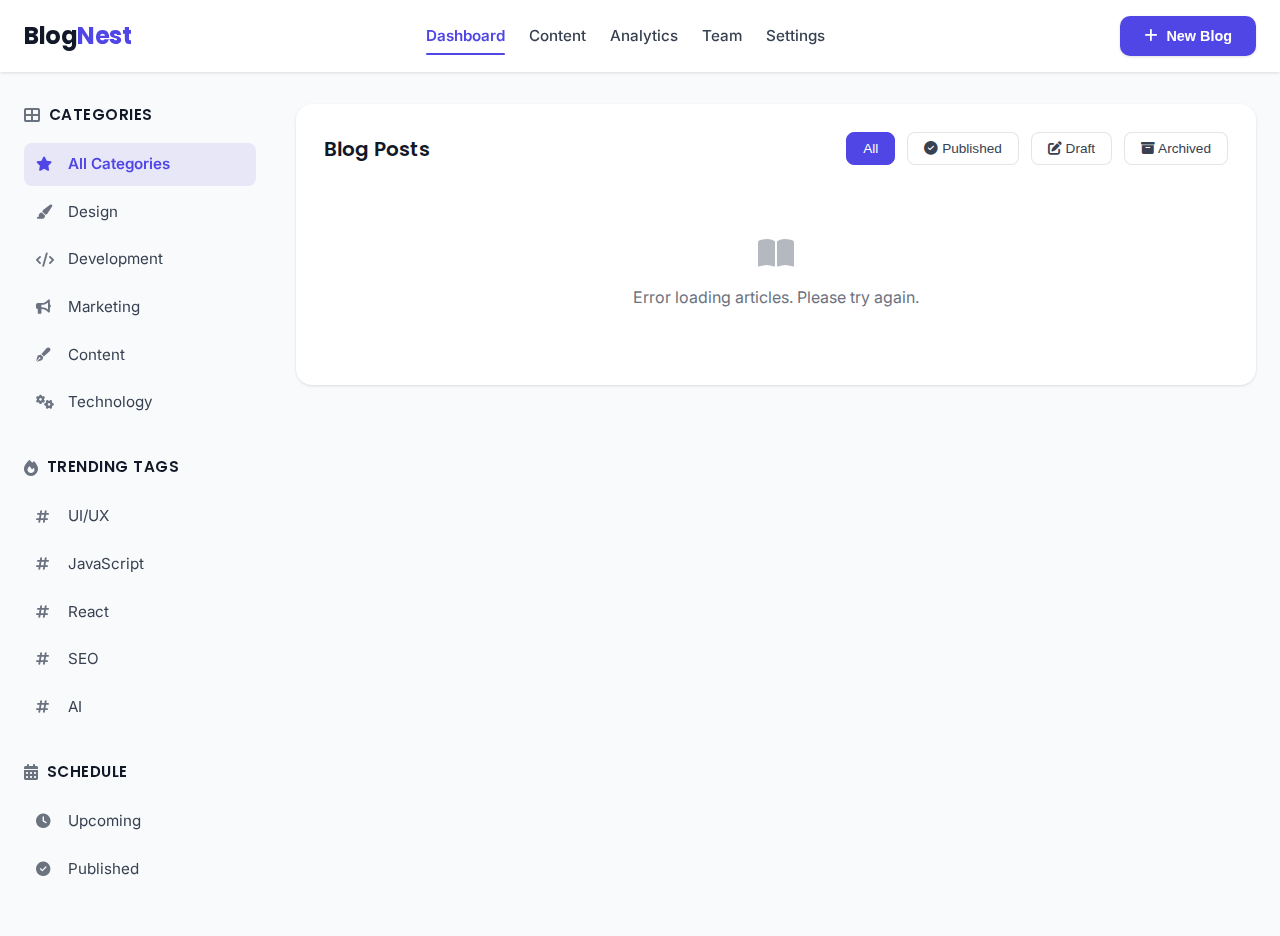
<file: admin_dashboard.html>
<!DOCTYPE html>
<html lang="en">
  <head>
    <meta charset="UTF-8" />
    <meta name="viewport" content="width=device-width, initial-scale=1.0" />
    <title>Blog Dashboard</title>
    <link rel="preconnect" href="https://fonts.googleapis.com" />
    <link rel="preconnect" href="https://fonts.gstatic.com" crossorigin />
    <link
      href="https://fonts.googleapis.com/css2?family=Inter:wght@400;500;600;700&family=Poppins:wght@500;600;700&display=swap"
      rel="stylesheet"
    />
    <link
      rel="stylesheet"
      href="https://cdnjs.cloudflare.com/ajax/libs/font-awesome/6.4.0/css/all.min.css"
    />
    <style>
      :root {
        --primary: #111827;
        --secondary: #374151;
        --tertiary: #6b7280;
        --accent: #4f46e5;
        --accent-hover: #4338ca;
        --card-bg: #ffffff;
        --tag-bg: #e5e7eb;
        --default-image: #f3f4f6;
        --shadow-sm: 0 1px 3px rgba(0, 0, 0, 0.12);
        --shadow-md: 0 4px 6px rgba(0, 0, 0, 0.1);
        --shadow-lg: 0 10px 25px rgba(0, 0, 0, 0.1);
        --transition: all 0.3s cubic-bezier(0.4, 0, 0.2, 1);
      }

      * {
        margin: 0;
        padding: 0;
        box-sizing: border-box;
      }

      body {
        font-family: "Inter", sans-serif;
        background-color: #f9fafb;
        color: var(--primary);
        line-height: 1.5;
        -webkit-font-smoothing: antialiased;
      }

      .container {
        max-width: 1400px;
        margin: 0 auto;
        padding: 0 1.5rem;
      }

      /* Top Navigation Bar */
      .top-bar {
        background-color: white;
        box-shadow: var(--shadow-sm);
        position: sticky;
        top: 0;
        z-index: 100;
        padding: 1rem 0;
      }

      .nav-container {
        display: flex;
        justify-content: space-between;
        align-items: center;
        max-width: 1400px;
        margin: 0 auto;
        padding: 0 1.5rem;
      }

      .logo {
        font-family: "Poppins", sans-serif;
        font-size: 1.5rem;
        font-weight: 700;
        color: var(--primary);
        letter-spacing: -0.5px;
      }

      .logo span {
        color: var(--accent);
      }

      .nav-menu {
        display: flex;
        gap: 1.5rem;
      }

      .nav-item {
        position: relative;
        padding: 0.5rem 0;
        color: var(--secondary);
        font-weight: 500;
        font-size: 0.95rem;
        cursor: pointer;
        transition: var(--transition);
      }

      .nav-item:hover {
        color: var(--accent);
      }

      .nav-item.active {
        color: var(--accent);
        font-weight: 600;
      }

      .nav-item.active::after {
        content: "";
        position: absolute;
        bottom: 0;
        left: 0;
        width: 100%;
        height: 2px;
        background-color: var(--accent);
        border-radius: 2px;
      }

      .user-actions {
        display: flex;
        align-items: center;
        gap: 1rem;
      }

      .btn {
        display: inline-flex;
        align-items: center;
        gap: 0.5rem;
        padding: 0.75rem 1.5rem;
        border-radius: 10px;
        font-weight: 600;
        font-size: 0.9rem;
        cursor: pointer;
        transition: var(--transition);
        border: none;
        background-color: var(--accent);
        color: white;
        box-shadow: var(--shadow-sm);
      }

      .btn:hover {
        background-color: var(--accent-hover);
        transform: translateY(-2px);
        box-shadow: var(--shadow-md);
      }

      .btn:active {
        transform: translateY(0);
      }

      .btn-outline {
        background-color: transparent;
        border: 1px solid var(--accent);
        color: var(--accent);
      }

      .btn-outline:hover {
        background-color: rgba(79, 70, 229, 0.1);
      }

      /* Main Layout */
      .dashboard-container {
        display: grid;
        grid-template-columns: 240px 1fr;
        gap: 2rem;
        padding: 2rem 0;
      }

      /* Sidebar */
      .sidebar {
        position: sticky;
        top: 80px;
        height: calc(100vh - 100px);
        overflow-y: auto;
        padding-right: 0.5rem;
      }

      .sidebar-section {
        margin-bottom: 2rem;
      }

      .sidebar-title {
        font-family: "Poppins", sans-serif;
        font-size: 0.95rem;
        font-weight: 600;
        margin-bottom: 1rem;
        color: var(--primary);
        text-transform: uppercase;
        letter-spacing: 0.5px;
        display: flex;
        align-items: center;
        gap: 0.5rem;
      }

      .sidebar-title i {
        font-size: 1rem;
        color: var(--tertiary);
      }

      .sidebar-list {
        list-style: none;
      }

      .sidebar-list li {
        padding: 0.65rem 0.75rem;
        color: var(--secondary);
        font-size: 0.95rem;
        cursor: pointer;
        border-radius: 8px;
        margin-bottom: 0.25rem;
        transition: var(--transition);
        display: flex;
        align-items: center;
        gap: 0.75rem;
      }

      .sidebar-list li i {
        font-size: 0.9rem;
        width: 20px;
        color: var(--tertiary);
      }

      .sidebar-list li:hover {
        background-color: rgba(79, 70, 229, 0.05);
        color: var(--accent);
      }

      .sidebar-list li:hover i {
        color: var(--accent);
      }

      .sidebar-list li.active {
        background-color: rgba(79, 70, 229, 0.1);
        color: var(--accent);
        font-weight: 600;
      }

      .sidebar-list li.active i {
        color: var(--accent);
      }

      /* Main Content */
      .main-content {
        display: flex;
        flex-direction: column;
        gap: 2rem;
      }

      .content-section {
        background-color: white;
        border-radius: 16px;
        padding: 1.75rem;
        box-shadow: var(--shadow-sm);
      }

      .section-header {
        display: flex;
        justify-content: space-between;
        align-items: center;
        margin-bottom: 1.5rem;
      }

      .section-title {
        font-family: "Poppins", sans-serif;
        font-size: 1.25rem;
        font-weight: 600;
        color: var(--primary);
      }

      .filter-controls {
        display: flex;
        gap: 0.75rem;
      }

      .filter-btn {
        padding: 0.5rem 1rem;
        border-radius: 8px;
        font-size: 0.85rem;
        font-weight: 500;
        cursor: pointer;
        transition: var(--transition);
        border: 1px solid rgba(0, 0, 0, 0.1);
        background-color: white;
        color: var(--secondary);
      }

      .filter-btn:hover {
        background-color: #f3f4f6;
      }

      .filter-btn.active {
        background-color: var(--accent);
        color: white;
        border-color: var(--accent);
      }

      /* Blog Grid */
      .blog-grid {
        display: grid;
        grid-template-columns: repeat(auto-fill, minmax(280px, 1fr));
        gap: 1.5rem;
      }

      .blog-card {
        background-color: var(--card-bg);
        border-radius: 14px;
        overflow: hidden;
        transition: var(--transition);
        border: 1px solid rgba(0, 0, 0, 0.05);
      }

      .blog-card:hover {
        transform: translateY(-5px);
        box-shadow: var(--shadow-lg);
        border-color: rgba(0, 0, 0, 0.1);
      }

      .card-image {
        width: 100%;
        height: 160px;
        background-color: var(--default-image);
        position: relative;
        overflow: hidden;
      }

      .card-image img {
        width: 100%;
        height: 100%;
        object-fit: cover;
        transition: transform 0.5s ease;
      }

      .blog-card:hover .card-image img {
        transform: scale(1.05);
      }

      .default-icon {
        position: absolute;
        top: 50%;
        left: 50%;
        transform: translate(-50%, -50%);
        font-size: 2rem;
        color: var(--tertiary);
        opacity: 0.2;
      }

      .card-content {
        padding: 1.5rem;
      }

      .card-badge {
        display: inline-block;
        padding: 0.35rem 0.75rem;
        border-radius: 6px;
        font-size: 0.7rem;
        font-weight: 600;
        margin-bottom: 0.75rem;
        text-transform: uppercase;
        letter-spacing: 0.5px;
      }

      .badge-design {
        background-color: #e0e7ff;
        color: #4338ca;
      }

      .badge-development {
        background-color: #d1fae5;
        color: #065f46;
      }

      .badge-marketing {
        background-color: #fef3c7;
        color: #92400e;
      }

      .badge-content {
        background-color: #ede9fe;
        color: #5b21b6;
      }

      .badge-technology {
        background-color: #e0f2fe;
        color: #0369a1;
      }

      .badge-other {
        background-color: #e5e7eb;
        color: #4b5563;
      }

      .card-title {
        font-family: "Poppins", sans-serif;
        font-size: 1.1rem;
        font-weight: 600;
        margin-bottom: 0.75rem;
        line-height: 1.4;
      }

      .card-excerpt {
        color: var(--secondary);
        font-size: 0.9rem;
        margin-bottom: 1.25rem;
        line-height: 1.6;
      }

      .card-meta {
        display: flex;
        justify-content: space-between;
        align-items: center;
        color: var(--tertiary);
        font-size: 0.8rem;
        padding-bottom: 0.5rem;
        margin-bottom: 1rem;
        border-bottom: 1px solid rgba(0, 0, 0, 0.05);
      }

      .card-stats {
        display: flex;
        align-items: center;
        gap: 0.75rem;
      }

      .stat-item {
        display: flex;
        align-items: center;
        gap: 0.25rem;
      }

      .empty-state {
        grid-column: 1 / -1;
        text-align: center;
        padding: 3rem 0;
        color: var(--tertiary);
      }

      .loading-spinner {
        border: 3px solid rgba(79, 70, 229, 0.1);
        border-radius: 50%;
        border-top: 3px solid var(--accent);
        width: 30px;
        height: 30px;
        animation: spin 1s linear infinite;
        margin: 0 auto;
      }

      @keyframes spin {
        0% {
          transform: rotate(0deg);
        }
        100% {
          transform: rotate(360deg);
        }
      }

      /* Status Badges */
      .status-badge {
        display: inline-block;
        padding: 0.35rem 0.85rem;
        border-radius: 20px;
        font-size: 0.75rem;
        font-weight: 600;
      }

      .status-in-progress {
        background-color: #e0f2fe;
        color: #0369a1;
      }

      .status-on-hold {
        background-color: #fee2e2;
        color: #b91c1c;
      }

      .status-completed {
        background-color: #dcfce7;
        color: #166534;
      }

      .status-popular {
        background-color: #fef3c7;
        color: #92400e;
      }

      /* Responsive Design */
      @media (max-width: 1024px) {
        .dashboard-container {
          grid-template-columns: 1fr;
        }

        .sidebar {
          position: static;
          height: auto;
        }
      }

      @media (max-width: 768px) {
        .blog-grid {
          grid-template-columns: 1fr;
        }

        .section-header {
          flex-direction: column;
          align-items: flex-start;
          gap: 1rem;
        }

        .filter-controls {
          flex-wrap: wrap;
        }

        .nav-menu {
          display: none;
        }
      }

      .category-tag {
        display: inline-block;
        padding: 0.25rem 0.75rem;
        background-color: #e0e7ff;
        color: #4338ca;
        border-radius: 9999px;
        font-size: 0.75rem;
        font-weight: 600;
        margin-right: 0.5rem;
        margin-bottom: 0.5rem;
        cursor: pointer;
        transition: all 0.2s ease;
      }

      .category-tag:hover {
        background-color: #c7d2fe;
        transform: translateY(-1px);
      }

      .categories-container {
        margin-bottom: 0.75rem;
        min-height: 2rem;
      }

      .status-published {
        background-color: #dcfce7;
        color: #166534;
      }

      .status-draft {
        background-color: #e0f2fe;
        color: #0369a1;
      }

      .status-archived {
        background-color: #fee2e2;
        color: #b91c1c;
      }

      .status-scheduled {
        background-color: #fef3c7;
        color: #92400e;
      }

      /* Card Actions */
      .card-actions {
        display: flex;
        gap: 0.5rem;
        margin-top: 0.5rem;
      }

      .btn-edit,
      .btn-delete {
        padding: 0.5rem 0.75rem;
        border-radius: 6px;
        font-size: 0.8rem;
        font-weight: 500;
        cursor: pointer;
        transition: var(--transition);
        display: inline-flex;
        align-items: center;
        gap: 0.3rem;
      }

      .btn-edit {
        background-color: #e0f2fe;
        color: #0369a1;
        border: 1px solid #bae6fd;
      }

      .btn-edit:hover {
        background-color: #bae6fd;
      }

      .btn-delete {
        background-color: #fee2e2;
        color: #b91c1c;
        border: 1px solid #fecaca;
      }

      .btn-delete:hover {
        background-color: #fecaca;
      }
    </style>
  </head>
  <body>
    <!-- Top Navigation Bar -->
    <div class="top-bar">
      <div class="nav-container">
        <div class="logo">Blog<span>Nest</span></div>

        <div class="nav-menu">
          <div class="nav-item active">Dashboard</div>
          <div class="nav-item">Content</div>
          <div class="nav-item">Analytics</div>
          <div class="nav-item">Team</div>
          <div class="nav-item">Settings</div>
        </div>

        <div class="user-actions">
          <button class="btn" id="newArticleBtn">
            <i class="fas fa-plus"></i> New Blog
          </button>
        </div>
      </div>
    </div>

    <div class="container">
      <div class="dashboard-container">
        <!-- Sidebar -->
        <div class="sidebar">
          <div class="sidebar-section">
            <h3 class="sidebar-title">
              <i class="fas fa-th-large"></i> Categories
            </h3>
            <ul class="sidebar-list" id="categoryList">
              <li class="active" data-category="all">
                <i class="fas fa-star"></i> All Categories
              </li>
              <li data-category="design">
                <i class="fas fa-paint-brush"></i> Design
              </li>
              <li data-category="development">
                <i class="fas fa-code"></i> Development
              </li>
              <li data-category="marketing">
                <i class="fas fa-bullhorn"></i> Marketing
              </li>
              <li data-category="content">
                <i class="fas fa-pen-fancy"></i> Content
              </li>
              <li data-category="technology">
                <i class="fas fa-cogs"></i> Technology
              </li>
            </ul>
          </div>

          <div class="sidebar-section">
            <h3 class="sidebar-title">
              <i class="fas fa-fire"></i> Trending Tags
            </h3>
            <ul class="sidebar-list">
              <li><i class="fas fa-hashtag"></i> UI/UX</li>
              <li><i class="fas fa-hashtag"></i> JavaScript</li>
              <li><i class="fas fa-hashtag"></i> React</li>
              <li><i class="fas fa-hashtag"></i> SEO</li>
              <li><i class="fas fa-hashtag"></i> AI</li>
            </ul>
          </div>

          <div class="sidebar-section">
            <h3 class="sidebar-title">
              <i class="fas fa-calendar-alt"></i> Schedule
            </h3>
            <ul class="sidebar-list">
              <li><i class="fas fa-clock"></i> Upcoming</li>
              <li><i class="fas fa-check-circle"></i> Published</li>
              <li><i class="fas fa-archive"></i> Archived</li>
            </ul>
          </div>
        </div>

        <!-- Main Content -->
        <div class="main-content">
          <div class="content-section">
            <div class="section-header">
              <h3 class="section-title">Blog Posts</h3>
              <div class="filter-controls">
                <button class="filter-btn active" data-filter="all">All</button>
                <button class="filter-btn" data-filter="published">
                  <i class="fas fa-check-circle"></i> Published
                </button>
                <button class="filter-btn" data-filter="draft">
                  <i class="fas fa-edit"></i> Draft
                </button>
                <button class="filter-btn" data-filter="archived">
                  <i class="fas fa-archive"></i> Archived
                </button>
              </div>
            </div>
            <div class="blog-grid" id="contentList">
              <div class="empty-state">
                <div class="loading-spinner"></div>
                <p>Loading your articles...</p>
              </div>
            </div>
          </div>
        </div>
      </div>
    </div>

    <script>
      // Global variables
      let allPosts = [];
      let allCategories = [];

      // Fetch categories
      async function fetchCategories() {
        try {
          const response = await fetch("php/get_categories.php");
          const data = await response.json();

          if (data.success && data.data) {
            allCategories = data.data;
            populateCategoryList();
          }
        } catch (error) {
          console.error("Error fetching categories:", error);
        }
      }

      // Populate category sidebar list
      function populateCategoryList() {
        const categoryList = document.getElementById("categoryList");

        // Clear existing items except the first one ("All Categories")
        while (categoryList.children.length > 1) {
          categoryList.removeChild(categoryList.lastChild);
        }

        // Add new category items
        allCategories.forEach((category) => {
          const li = document.createElement("li");
          li.dataset.category = category.slug;
          li.innerHTML = `<i class="fas fa-tag"></i> ${category.name}`;
          li.addEventListener("click", () => filterByCategory(category.slug));
          categoryList.appendChild(li);
        });
      }

      // Fungsi untuk filter kategori
      function filterByCategory(categorySlug) {
        // Update active state di sidebar
        document.querySelectorAll("#categoryList li").forEach((li) => {
          li.classList.toggle("active", li.dataset.category === categorySlug);
        });

        // Filter posts
        let filteredPosts =
          categorySlug === "all"
            ? allPosts
            : allPosts.filter((post) =>
                post.categories.some((cat) => cat.slug === categorySlug)
              );

        renderBlogPosts(filteredPosts);
      }

      // Inisialisasi event listener untuk kategori
      document.querySelectorAll("#categoryList li").forEach((li) => {
        li.addEventListener("click", function () {
          const categorySlug = this.dataset.category;
          filterByCategory(categorySlug);
        });
      });

      // Updated render function with status
      function renderBlogPosts(posts) {
        const contentList = document.getElementById("contentList");

        if (!posts || posts.length === 0) {
          showEmptyState("No articles found matching your filters");
          return;
        }

        contentList.innerHTML = posts
          .map(
            (post) => `
<div class="blog-card">
  <div class="card-image">
    ${
      post.featured_image
        ? `<img src="${post.featured_image}" alt="${post.title}">`
        : `<div class="default-icon"><i class="fas fa-pen-fancy"></i></div>`
    }
  </div>
  
  <div class="card-content">
    <div style="display: flex; justify-content: start; align-items: flex-start;">
      <div class="categories-container">
        ${
          post.categories && post.categories.length > 0
            ? post.categories
                .map(
                  (cat) =>
                    `<span class="category-tag" data-slug="${cat.slug}">${cat.name}</span>`
                )
                .join("")
            : '<span class="category-tag">UNCATEGORIZED</span>'
        }
        <span class="status-badge status-${post.status
          .toLowerCase()
          .replace(" ", "-")}">
          ${post.status.toUpperCase()}
        </span>
      </div>
    </div>
    <h3 class="card-title">${post.title || "Untitled Post"}</h3>
    <p class="card-excerpt">${post.excerpt || "No excerpt available"}</p>

            <div class="card-meta">
      <div>
        ${calculateReadingTime(post.word_count || 0)}
        ${
          post.created_at
            ? `<span style="margin-left: 1rem;"><i class="far fa-calendar-alt"></i> ${formatDate(
                post.created_at
              )}</span>`
            : ""
        }
      </div>
    </div>
    <div class="card-actions">
      <button class="btn-edit" data-id="${post.id}">
        <i class="fas fa-edit"></i> Edit
      </button>
      <button class="btn-delete" data-id="${post.id}">
        <i class="fas fa-trash-alt"></i> Delete
      </button>
    </div>
  </div>
</div>
`
          )
          .join("");

        // Add event listeners for edit and delete buttons
        document.querySelectorAll(".btn-edit").forEach((btn) => {
          btn.addEventListener("click", (e) => {
            const postId = e.currentTarget.dataset.id;
            editArticle(postId);
          });
        });

        document.querySelectorAll(".btn-delete").forEach((btn) => {
          btn.addEventListener("click", (e) => {
            const postId = e.currentTarget.dataset.id;
            deleteArticle(postId);
          });
        });

        function editArticle(id) {
          window.location.href = `editor.html?id=${id}`;
        }

        function deleteArticle(id) {
          if (
            confirm(
              "Are you sure you want to delete this article? This action cannot be undone."
            )
          ) {
            fetch(`php/delete_content.php?id=${id}`, {
              method: "DELETE",
              headers: {
                "Content-Type": "application/json",
              },
            })
              .then((response) => {
                if (!response.ok) throw new Error("Delete failed");
                return response.json();
              })
              .then((data) => {
                if (data.success) {
                  window.location.reload();
                } else {
                  alert(data.message || "Failed to delete article");
                }
              })
              .catch((error) => {
                alert("Error deleting article. Please try again.");
                console.error("Delete error:", error);
              });
          }
        }
        // Add click event to category tags
        document.querySelectorAll(".category-tag").forEach((tag) => {
          tag.addEventListener("click", (e) => {
            filterByCategory(e.target.dataset.slug);
          });
        });
      }

      // Helper functions
      function calculateReadingTime(wordCount) {
        const wordsPerMinute = 200;
        const minutes = Math.ceil(wordCount / wordsPerMinute);
        return `${minutes} min read`;
      }

      function formatDate(dateString) {
        const options = { year: "numeric", month: "short", day: "numeric" };
        return new Date(dateString).toLocaleDateString(undefined, options);
      }

      function showEmptyState(message) {
        const contentList = document.getElementById("contentList");
        contentList.innerHTML = `
      <div class="empty-state">
        <i class="fas fa-book-open" style="font-size: 2rem; margin-bottom: 1rem; opacity: 0.5;"></i>
        <p>${message}</p>
      </div>
    `;
      }

      // Initialize the page
      async function init() {
        await fetchCategories();

        // Fetch posts
        fetch("php/get_contents.php")
          .then((response) => {
            if (!response.ok) throw new Error("Network error");
            return response.json();
          })
          .then((data) => {
            if (data.success && data.data) {
              allPosts = data.data;
              renderBlogPosts(allPosts);

              // Set up filter event listeners
              document.querySelectorAll(".filter-btn").forEach((btn) => {
                btn.addEventListener("click", () => {
                  const filter = btn.dataset.filter;
                  filterByStatus(filter);
                });
              });
            } else {
              showEmptyState("No articles available");
            }
          })
          .catch((error) => {
            console.error("Error:", error);
            showEmptyState("Error loading articles. Please try again.");
          });
      }

      // Fungsi untuk filter status
      function filterByStatus(status) {
        // Update active state di filter buttons
        document.querySelectorAll(".filter-btn").forEach((btn) => {
          btn.classList.toggle("active", btn.dataset.filter === status);
        });

        // Filter posts
        let filteredPosts =
          status === "all"
            ? allPosts
            : allPosts.filter((post) => post.status === status);

        renderBlogPosts(filteredPosts);
      }

      // Inisialisasi event listener untuk filter status
      document.querySelectorAll(".filter-btn").forEach((btn) => {
        btn.addEventListener("click", function () {
          const status = this.dataset.filter;
          filterByStatus(status);
        });
      });

      document.addEventListener("DOMContentLoaded", init);
    </script>
  </body>
</html>
</file>
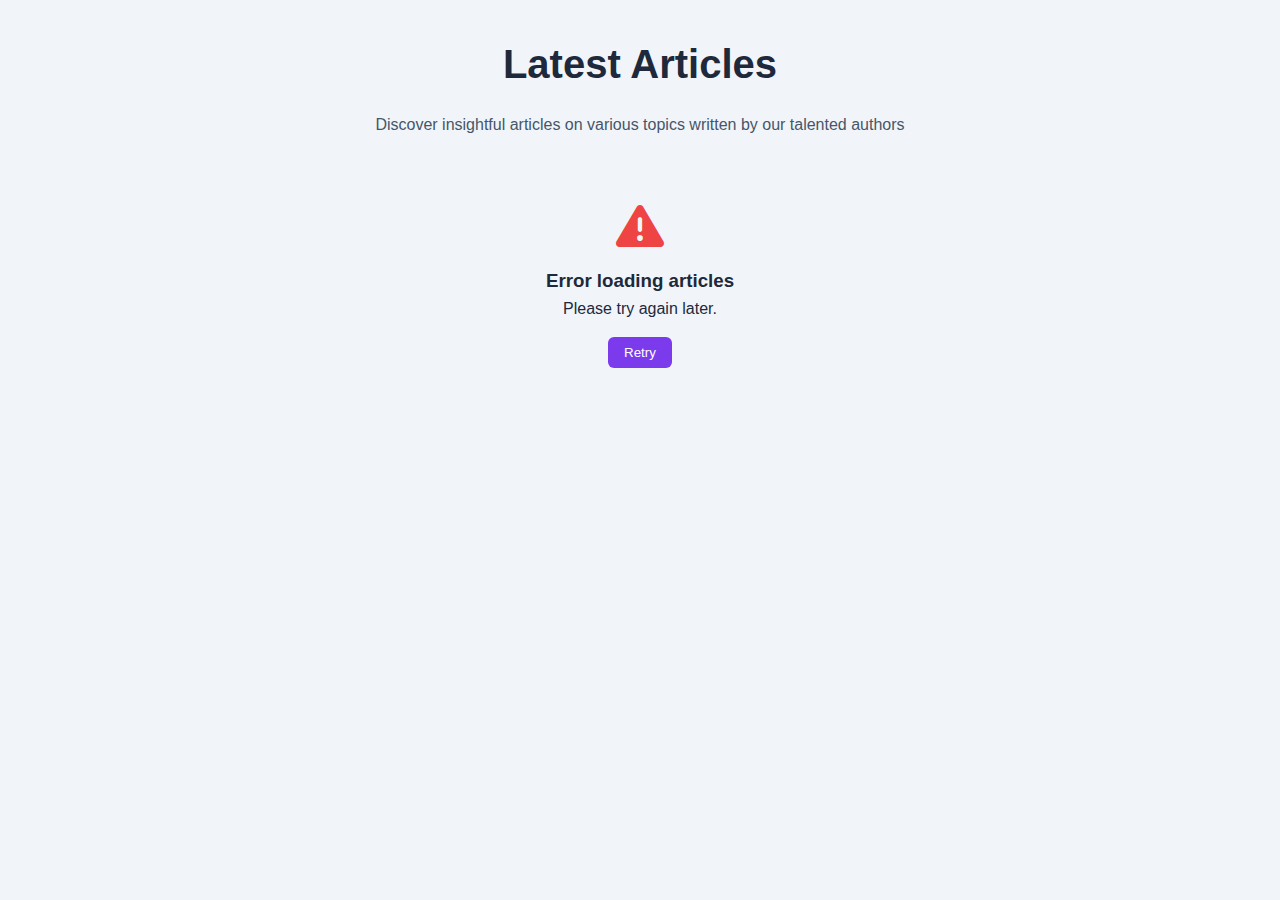
<file: articles.html>
<!DOCTYPE html>
<html lang="en">
  <head>
    <meta charset="UTF-8" />
    <meta name="viewport" content="width=device-width, initial-scale=1.0" />
    <title>Blog Articles - BlogNest</title>
    <link
      rel="stylesheet"
      href="https://cdnjs.cloudflare.com/ajax/libs/font-awesome/6.4.0/css/all.min.css"
    />
    <style>
      :root {
        --primary: #1e293b;
        --secondary: #475569;
        --accent: #7c3aed;
        --accent-hover: #6d28d9;
        --card-bg: #ffffff;
        --body-bg: #f1f5f9;
        --border-radius: 12px;
      }

      * {
        margin: 0;
        padding: 0;
        box-sizing: border-box;
      }

      body {
        font-family: "Inter", sans-serif;
        background-color: var(--body-bg);
        color: var(--primary);
        line-height: 1.6;
      }

      .container {
        max-width: 1200px;
        margin: 0 auto;
        padding: 2rem 1.5rem;
      }

      .header {
        text-align: center;
        margin-bottom: 2rem;
      }

      .header h1 {
        font-size: 2.5rem;
        margin-bottom: 1rem;
        color: var(--primary);
      }

      .header p {
        color: var(--secondary);
        max-width: 600px;
        margin: 0 auto;
      }

      .articles-grid {
        display: grid;
        grid-template-columns: repeat(auto-fill, minmax(300px, 1fr));
        gap: 2rem;
        margin-top: 2rem;
      }

      .article-card {
        background: var(--card-bg);
        border-radius: var(--border-radius);
        overflow: hidden;
        box-shadow: 0 4px 6px rgba(0, 0, 0, 0.05);
        transition: transform 0.3s ease, box-shadow 0.3s ease;
      }

      .article-card:hover {
        transform: translateY(-5px);
        box-shadow: 0 10px 15px rgba(0, 0, 0, 0.1);
      }

      .article-image {
        width: 100%;
        height: 200px;
        object-fit: cover;
      }

      .article-content {
        padding: 1.5rem;
      }

      .article-categories {
        display: flex;
        flex-wrap: wrap;
        gap: 0.5rem;
        margin-bottom: 0.75rem;
      }

      .category-tag {
        background-color: #e9d5ff;
        color: #7e22ce;
        padding: 0.25rem 0.75rem;
        border-radius: 20px;
        font-size: 0.75rem;
        font-weight: 600;
      }

      .article-title {
        font-size: 1.25rem;
        margin-bottom: 0.75rem;
        color: var(--primary);
      }

      .article-excerpt {
        color: var(--secondary);
        margin-bottom: 1rem;
        display: -webkit-box;
        -webkit-line-clamp: 3;
        -webkit-box-orient: vertical;
        overflow: hidden;
      }

      .article-meta {
        display: flex;
        justify-content: space-between;
        align-items: center;
        font-size: 0.85rem;
        color: var(--secondary);
      }

      .read-more {
        display: inline-block;
        margin-top: 1rem;
        color: var(--accent);
        font-weight: 600;
        text-decoration: none;
        transition: color 0.3s ease;
      }

      .read-more:hover {
        color: var(--accent-hover);
      }

      .pagination {
        display: flex;
        justify-content: center;
        gap: 0.5rem;
        margin-top: 3rem;
      }

      .page-btn {
        padding: 0.5rem 1rem;
        border-radius: 6px;
        background: white;
        border: 1px solid #e2e8f0;
        cursor: pointer;
        transition: all 0.3s ease;
      }

      .page-btn:hover {
        background: #f1f5f9;
      }

      .page-btn.active {
        background: var(--accent);
        color: white;
        border-color: var(--accent);
      }

      @media (max-width: 768px) {
        .articles-grid {
          grid-template-columns: 1fr;
        }
      }
    </style>
  </head>
  <body>
    <div class="container">
      <div class="header">
        <h1>Latest Articles</h1>
        <p>
          Discover insightful articles on various topics written by our talented
          authors
        </p>
      </div>

      <div class="articles-grid" id="articlesContainer">
        <!-- Articles will be loaded here -->
        <div class="loading-spinner">
          <i class="fas fa-spinner fa-spin"></i> Loading articles...
        </div>
      </div>

      <div class="pagination" id="pagination">
        <!-- Pagination will be loaded here -->
      </div>
    </div>

    <script>
      let currentPage = 1;
      const articlesPerPage = 9;

      async function fetchArticles(page = 1) {
        try {
          const response = await fetch(
            `php/get_public_articles.php?page=${page}&per_page=${articlesPerPage}`
          );
          const data = await response.json();

          if (data.success && data.data.length > 0) {
            renderArticles(data.data);
            renderPagination(data.meta);
          } else {
            showEmptyState();
          }
        } catch (error) {
          console.error("Error fetching articles:", error);
          showErrorState();
        }
      }

      function renderArticles(articles) {
        const container = document.getElementById("articlesContainer");
        container.innerHTML = "";

        if (articles.length === 0) {
          showEmptyState();
          return;
        }

        articles.forEach((article) => {
          const articleCard = document.createElement("div");
          articleCard.className = "article-card";
          articleCard.innerHTML = `
                    <a href="read.html?id=${article.id}">
                        <img src="${
                          article.featured_image || "images/default-article.jpg"
                        }" alt="${article.title}" class="article-image">
                    </a>
                    <div class="article-content">
                        <div class="article-categories">
                            ${article.categories
                              .map(
                                (cat) =>
                                  `<span class="category-tag">${cat.name}</span>`
                              )
                              .join("")}
                        </div>
                        <h3 class="article-title">
                            <a href="read.html?id=${article.id}">${
            article.title
          }</a>
                        </h3>
                        <p class="article-excerpt">${
                          article.excerpt || "No excerpt available"
                        }</p>
                        <div class="article-meta">
                            <span>${formatDate(article.created_at)}</span>
                            <span>${calculateReadingTime(
                              article.word_count || 0
                            )}</span>
                        </div>
                        <a href="read.html?id=${
                          article.id
                        }" class="read-more">Read More →</a>
                    </div>
                `;
          container.appendChild(articleCard);
        });
      }

      function renderPagination(meta) {
        const pagination = document.getElementById("pagination");
        pagination.innerHTML = "";

        const totalPages = meta.total_pages;
        if (totalPages <= 1) return;

        // Previous button
        const prevBtn = document.createElement("button");
        prevBtn.className = "page-btn";
        prevBtn.innerHTML = "← Previous";
        prevBtn.disabled = currentPage === 1;
        prevBtn.addEventListener("click", () => {
          if (currentPage > 1) {
            currentPage--;
            fetchArticles(currentPage);
          }
        });
        pagination.appendChild(prevBtn);

        // Page numbers
        for (let i = 1; i <= totalPages; i++) {
          const pageBtn = document.createElement("button");
          pageBtn.className = `page-btn ${i === currentPage ? "active" : ""}`;
          pageBtn.textContent = i;
          pageBtn.addEventListener("click", () => {
            currentPage = i;
            fetchArticles(currentPage);
          });
          pagination.appendChild(pageBtn);
        }

        // Next button
        const nextBtn = document.createElement("button");
        nextBtn.className = "page-btn";
        nextBtn.innerHTML = "Next →";
        nextBtn.disabled = currentPage === totalPages;
        nextBtn.addEventListener("click", () => {
          if (currentPage < totalPages) {
            currentPage++;
            fetchArticles(currentPage);
          }
        });
        pagination.appendChild(nextBtn);
      }

      function showEmptyState() {
        const container = document.getElementById("articlesContainer");
        container.innerHTML = `
                <div style="grid-column: 1 / -1; text-align: center; padding: 2rem;">
                    <i class="fas fa-book-open" style="font-size: 3rem; color: #94a3b8; margin-bottom: 1rem;"></i>
                    <h3>No articles found</h3>
                    <p>There are no published articles at the moment.</p>
                </div>
            `;
      }

      function showErrorState() {
        const container = document.getElementById("articlesContainer");
        container.innerHTML = `
                <div style="grid-column: 1 / -1; text-align: center; padding: 2rem;">
                    <i class="fas fa-exclamation-triangle" style="font-size: 3rem; color: #ef4444; margin-bottom: 1rem;"></i>
                    <h3>Error loading articles</h3>
                    <p>Please try again later.</p>
                    <button onclick="fetchArticles()" style="margin-top: 1rem; padding: 0.5rem 1rem; background: var(--accent); color: white; border: none; border-radius: 6px; cursor: pointer;">
                        Retry
                    </button>
                </div>
            `;
      }

      function formatDate(dateString) {
        const options = { year: "numeric", month: "short", day: "numeric" };
        return new Date(dateString).toLocaleDateString(undefined, options);
      }

      function calculateReadingTime(wordCount) {
        const wordsPerMinute = 200;
        const minutes = Math.ceil(wordCount / wordsPerMinute);
        return `${minutes} min read`;
      }

      // Initialize
      document.addEventListener("DOMContentLoaded", () => {
        fetchArticles();
      });
    </script>
  </body>
</html>
</file>
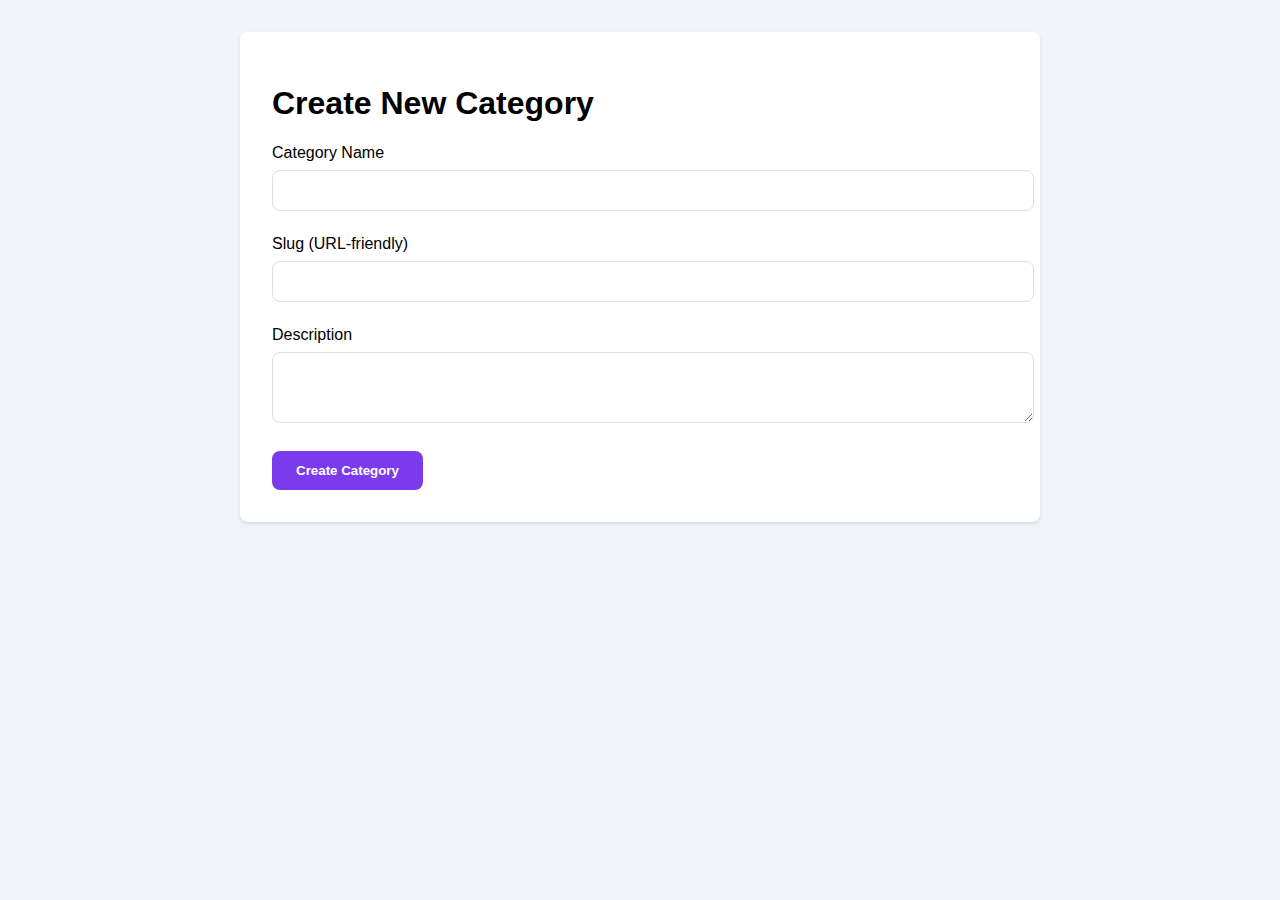
<file: create_category.html>
<!DOCTYPE html>
<html lang="en">
  <head>
    <meta charset="UTF-8" />
    <meta name="viewport" content="width=device-width, initial-scale=1.0" />
    <title>Create New Category - Admin Panel</title>
    <link
      rel="stylesheet"
      href="https://cdnjs.cloudflare.com/ajax/libs/font-awesome/6.4.0/css/all.min.css"
    />
    <style>
      :root {
        --primary: #1e293b;
        --accent: #7c3aed;
        --card-bg: #ffffff;
        --body-bg: #f1f5f9;
        --border-radius: 8px;
      }

      body {
        font-family: "Inter", sans-serif;
        background-color: var(--body-bg);
        margin: 0;
        padding: 2rem;
      }

      .container {
        max-width: 800px;
        margin: 0 auto;
      }

      .card {
        background: var(--card-bg);
        border-radius: var(--border-radius);
        box-shadow: 0 2px 4px rgba(0, 0, 0, 0.1);
        padding: 2rem;
      }

      .form-group {
        margin-bottom: 1.5rem;
      }

      label {
        display: block;
        margin-bottom: 0.5rem;
        font-weight: 500;
      }

      input,
      textarea {
        width: 100%;
        padding: 0.75rem;
        border: 1px solid #ddd;
        border-radius: var(--border-radius);
        font-family: inherit;
      }

      .btn {
        background: var(--accent);
        color: white;
        border: none;
        padding: 0.75rem 1.5rem;
        border-radius: var(--border-radius);
        cursor: pointer;
        font-weight: 600;
      }

      .btn:hover {
        background: var(--accent-hover);
      }
    </style>
  </head>
  <body>
    <div class="container">
      <div class="card">
        <h1>Create New Category</h1>
        <form id="categoryForm">
          <div class="form-group">
            <label for="category_name">Category Name</label>
            <input
              type="text"
              id="category_name"
              name="category_name"
              required
            />
          </div>

          <div class="form-group">
            <label for="category_slug">Slug (URL-friendly)</label>
            <input
              type="text"
              id="category_slug"
              name="category_slug"
              required
            />
          </div>

          <div class="form-group">
            <label for="description">Description</label>
            <textarea id="description" name="description" rows="3"></textarea>
          </div>

          <button type="submit" class="btn">Create Category</button>
        </form>
      </div>
    </div>

    <script>
      document
        .getElementById("categoryForm")
        .addEventListener("submit", async function (e) {
          e.preventDefault();

          const formData = {
            name: document.getElementById("category_name").value,
            slug: document.getElementById("category_slug").value,
            description: document.getElementById("description").value,
          };

          try {
            const response = await fetch("api/create_category.php", {
              method: "POST",
              headers: {
                "Content-Type": "application/json",
              },
              body: JSON.stringify(formData),
            });

            const result = await response.json();

            if (result.success) {
              alert("Category created successfully!");
              window.location.href = "categories.php";
            } else {
              alert("Error: " + result.message);
            }
          } catch (error) {
            console.error("Error:", error);
            alert("An error occurred while creating the category");
          }
        });

      // Auto-generate slug from category name
      document
        .getElementById("category_name")
        .addEventListener("input", function () {
          const name = this.value;
          const slug = name
            .toLowerCase()
            .replace(/[^\w\s-]/g, "") // Remove special chars
            .replace(/[\s_-]+/g, "-") // Replace spaces and underscores with hyphens
            .replace(/^-+|-+$/g, ""); // Trim hyphens from start/end
          document.getElementById("category_slug").value = slug;
        });
    </script>
  </body>
</html>
</file>
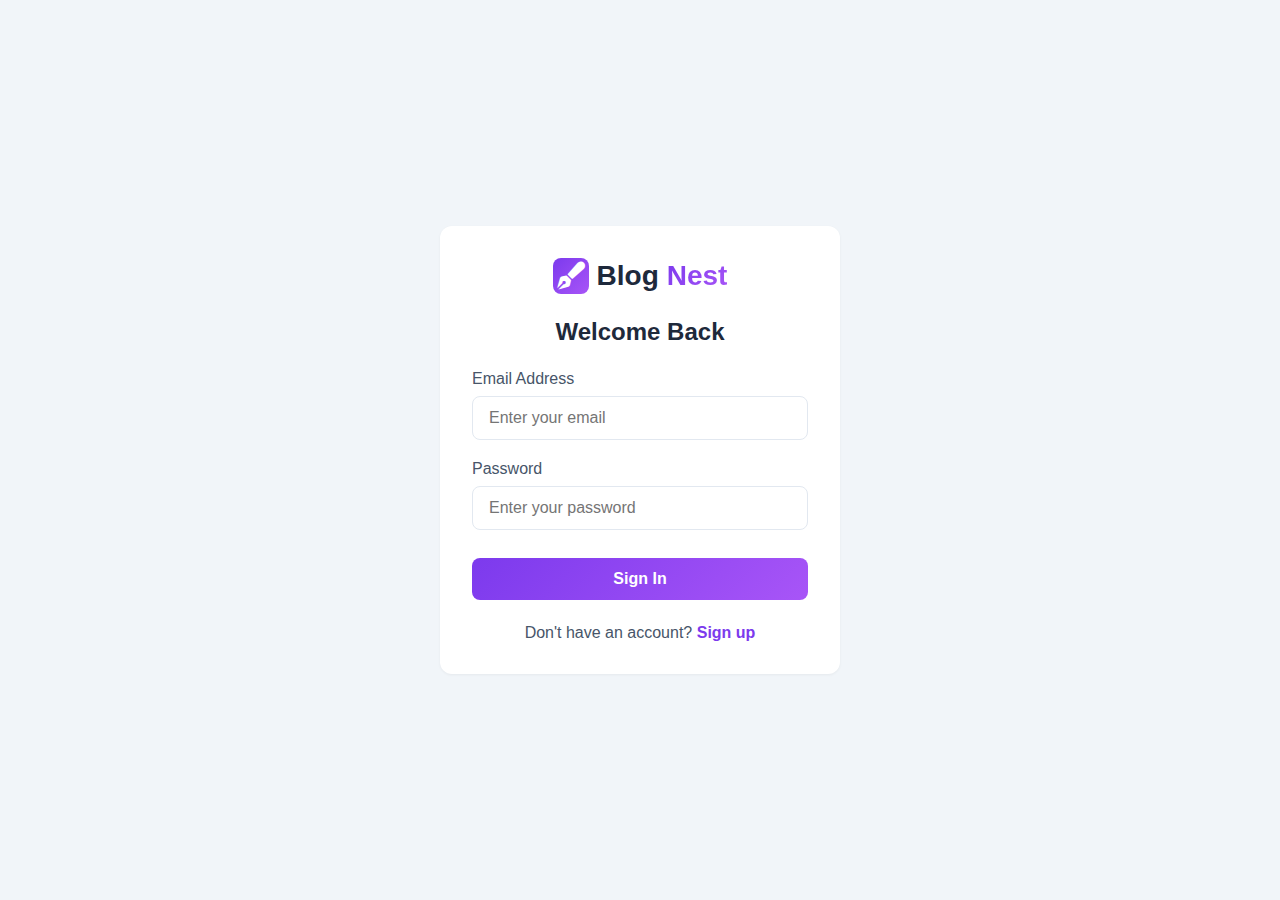
<file: login.html>
<!DOCTYPE html>
<html lang="en">
  <head>
    <meta charset="UTF-8" />
    <meta name="viewport" content="width=device-width, initial-scale=1.0" />
    <title>Login - BlogNest</title>
    <link
      rel="stylesheet"
      href="https://cdnjs.cloudflare.com/ajax/libs/font-awesome/6.4.0/css/all.min.css"
    />
    <style>
      :root {
        --primary: #1e293b;
        --secondary: #475569;
        --accent: #7c3aed;
        --accent-hover: #6d28d9;
        --card-bg: #ffffff;
        --body-bg: #f1f5f9;
        --border-radius: 12px;
        --shadow-sm: 0 1px 3px rgba(0, 0, 0, 0.05);
      }

      * {
        margin: 0;
        padding: 0;
        box-sizing: border-box;
      }

      body {
        font-family: "Inter", sans-serif;
        background-color: var(--body-bg);
        display: flex;
        justify-content: center;
        align-items: center;
        min-height: 100vh;
        padding: 1rem;
      }

      .login-container {
        width: 100%;
        max-width: 400px;
      }

      .login-card {
        background-color: var(--card-bg);
        border-radius: var(--border-radius);
        box-shadow: var(--shadow-sm);
        padding: 2rem;
        text-align: center;
      }

      .logo {
        font-family: "Poppins", sans-serif;
        font-size: 1.75rem;
        font-weight: 700;
        color: var(--primary);
        margin-bottom: 1.5rem;
        display: flex;
        justify-content: center;
        align-items: center;
        gap: 0.5rem;
      }

      .logo-icon {
        background: linear-gradient(135deg, #7c3aed 0%, #a855f7 100%);
        color: white;
        width: 36px;
        height: 36px;
        border-radius: 8px;
        display: flex;
        align-items: center;
        justify-content: center;
      }

      .logo span {
        background: linear-gradient(135deg, #7c3aed 0%, #a855f7 100%);
        -webkit-background-clip: text;
        background-clip: text;
        color: transparent;
      }

      h2 {
        color: var(--primary);
        margin-bottom: 1.5rem;
        font-size: 1.5rem;
      }

      .form-group {
        margin-bottom: 1.25rem;
        text-align: left;
      }

      label {
        display: block;
        margin-bottom: 0.5rem;
        color: var(--secondary);
        font-weight: 500;
      }

      input {
        width: 100%;
        padding: 0.75rem 1rem;
        border: 1px solid #e2e8f0;
        border-radius: 8px;
        font-size: 1rem;
        transition: all 0.3s ease;
      }

      input:focus {
        outline: none;
        border-color: var(--accent);
        box-shadow: 0 0 0 3px rgba(124, 58, 237, 0.1);
      }

      .btn {
        width: 100%;
        padding: 0.75rem;
        background: linear-gradient(135deg, #7c3aed 0%, #a855f7 100%);
        color: white;
        border: none;
        border-radius: 8px;
        font-size: 1rem;
        font-weight: 600;
        cursor: pointer;
        transition: all 0.3s ease;
        margin-top: 0.5rem;
      }

      .btn:hover {
        background: linear-gradient(135deg, #6d28d9 0%, #9333ea 100%);
        transform: translateY(-2px);
      }

      .divider {
        margin: 1.5rem 0;
        position: relative;
        text-align: center;
        color: var(--secondary);
      }

      .divider::before {
        content: "";
        position: absolute;
        top: 50%;
        left: 0;
        right: 0;
        height: 1px;
        background-color: #e2e8f0;
        z-index: -1;
      }

      .divider span {
        background-color: var(--card-bg);
        padding: 0 1rem;
      }

      .register-link {
        margin-top: 1.5rem;
        color: var(--secondary);
      }

      .register-link a {
        color: var(--accent);
        font-weight: 600;
        text-decoration: none;
      }

      .register-link a:hover {
        text-decoration: underline;
      }

      .error-message {
        color: #ef4444;
        margin-top: 1rem;
        font-size: 0.9rem;
      }
    </style>
  </head>
  <body>
    <div class="login-container">
      <div class="login-card">
        <div class="logo">
          <div class="logo-icon">
            <i class="fas fa-pen-fancy"></i>
          </div>
          Blog<span>Nest</span>
        </div>

        <h2>Welcome Back</h2>

        <form id="loginForm">
          <div class="form-group">
            <label for="email">Email Address</label>
            <input
              type="email"
              id="email"
              placeholder="Enter your email"
              required
            />
          </div>

          <div class="form-group">
            <label for="password">Password</label>
            <input
              type="password"
              id="password"
              placeholder="Enter your password"
              required
            />
          </div>

          <button type="submit" class="btn">Sign In</button>

          <div
            id="errorMessage"
            class="error-message"
            style="display: none"
          ></div>
        </form>

        <div class="divider"></div>

        <div class="register-link">
          Don't have an account? <a href="register.html">Sign up</a>
        </div>
      </div>
    </div>

    <script>
      document
        .getElementById("loginForm")
        .addEventListener("submit", async function (e) {
          e.preventDefault();

          const email = document.getElementById("email").value;
          const password = document.getElementById("password").value;
          const errorElement = document.getElementById("errorMessage");

          try {
            const response = await fetch("auth.php", {
              method: "POST",
              headers: {
                "Content-Type": "application/json",
              },
              body: JSON.stringify({
                email,
                password,
              }),
            });

            const data = await response.json();

            if (data.success) {
              // Simpan token/user data di localStorage
              localStorage.setItem("authToken", data.token || "");
              localStorage.setItem("user", JSON.stringify(data.user));

              // Redirect berdasarkan role
              if (
                data.user.role === "admin" ||
                data.user.role === "superadmin"
              ) {
                window.location.href = "admin/index.php";
              } else {
                window.location.href = "dashboard.html";
              }
            } else {
              errorElement.textContent =
                data.error || "Login failed. Please try again.";
              errorElement.style.display = "block";
            }
          } catch (error) {
            errorElement.textContent = "Network error. Please try again later.";
            errorElement.style.display = "block";
            console.error("Login error:", error);
          }
        });
    </script>
  </body>
</html>
</file>
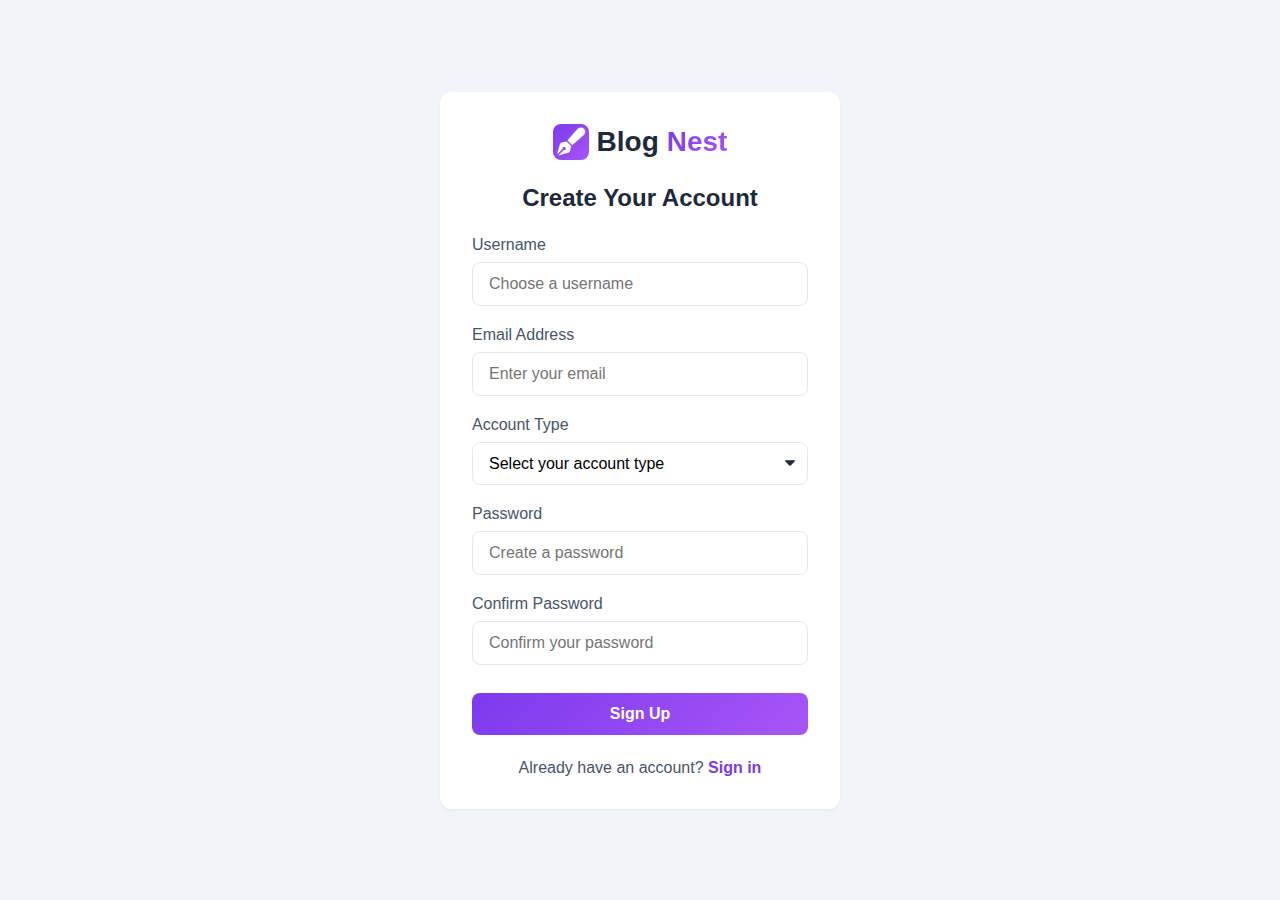
<file: register.html>
<!DOCTYPE html>
<html lang="en">
  <head>
    <meta charset="UTF-8" />
    <meta name="viewport" content="width=device-width, initial-scale=1.0" />
    <title>Register - BlogNest</title>
    <link
      rel="stylesheet"
      href="https://cdnjs.cloudflare.com/ajax/libs/font-awesome/6.4.0/css/all.min.css"
    />
    <style>
      /* Gunakan style yang sama dengan login */
      :root {
        --primary: #1e293b;
        --secondary: #475569;
        --accent: #7c3aed;
        --accent-hover: #6d28d9;
        --card-bg: #ffffff;
        --body-bg: #f1f5f9;
        --border-radius: 12px;
        --shadow-sm: 0 1px 3px rgba(0, 0, 0, 0.05);
      }

      * {
        margin: 0;
        padding: 0;
        box-sizing: border-box;
      }

      body {
        font-family: "Inter", sans-serif;
        background-color: var(--body-bg);
        display: flex;
        justify-content: center;
        align-items: center;
        min-height: 100vh;
        padding: 1rem;
      }

      .register-container {
        width: 100%;
        max-width: 400px;
      }

      .register-card {
        background-color: var(--card-bg);
        border-radius: var(--border-radius);
        box-shadow: var(--shadow-sm);
        padding: 2rem;
        text-align: center;
      }

      .logo {
        font-family: "Poppins", sans-serif;
        font-size: 1.75rem;
        font-weight: 700;
        color: var(--primary);
        margin-bottom: 1.5rem;
        display: flex;
        justify-content: center;
        align-items: center;
        gap: 0.5rem;
      }

      .logo-icon {
        background: linear-gradient(135deg, #7c3aed 0%, #a855f7 100%);
        color: white;
        width: 36px;
        height: 36px;
        border-radius: 8px;
        display: flex;
        align-items: center;
        justify-content: center;
      }

      .logo span {
        background: linear-gradient(135deg, #7c3aed 0%, #a855f7 100%);
        -webkit-background-clip: text;
        background-clip: text;
        color: transparent;
      }

      h2 {
        color: var(--primary);
        margin-bottom: 1.5rem;
        font-size: 1.5rem;
      }

      .form-group {
        margin-bottom: 1.25rem;
        text-align: left;
      }

      label {
        display: block;
        margin-bottom: 0.5rem;
        color: var(--secondary);
        font-weight: 500;
      }

      input {
        width: 100%;
        padding: 0.75rem 1rem;
        border: 1px solid #e2e8f0;
        border-radius: 8px;
        font-size: 1rem;
        transition: all 0.3s ease;
      }

      input:focus {
        outline: none;
        border-color: var(--accent);
        box-shadow: 0 0 0 3px rgba(124, 58, 237, 0.1);
      }

      select.form-control {
        width: 100%;
        padding: 0.75rem 1rem;
        border: 1px solid #e2e8f0;
        border-radius: 8px;
        font-size: 1rem;
        transition: all 0.3s ease;
        background-color: white;
        appearance: none;
        -webkit-appearance: none;
        -moz-appearance: none;
        background-image: url("data:image/svg+xml;charset=US-ASCII,%3Csvg%20xmlns%3D%22http%3A%2F%2Fwww.w3.org%2F2000%2Fsvg%22%20width%3D%22292.4%22%20height%3D%22292.4%22%3E%3Cpath%20fill%3D%22%231E293B%22%20d%3D%22M287%2069.4a17.6%2017.6%200%200%200-13-5.4H18.4c-5%200-9.3%201.8-12.9%205.4A17.6%2017.6%200%200%200%200%2082.2c0%205%201.8%209.3%205.4%2012.9l128%20127.9c3.6%203.6%207.8%205.4%2012.8%205.4s9.2-1.8%2012.8-5.4L287%2095c3.5-3.5%205.4-7.8%205.4-12.8%200-5-1.9-9.2-5.5-12.8z%22%2F%3E%3C%2Fsvg%3E");
        background-repeat: no-repeat;
        background-position: right 0.7rem top 50%;
        background-size: 0.65rem auto;
      }

      select.form-control:focus {
        outline: none;
        border-color: var(--accent);
        box-shadow: 0 0 0 3px rgba(124, 58, 237, 0.1);
      }
      .btn {
        width: 100%;
        padding: 0.75rem;
        background: linear-gradient(135deg, #7c3aed 0%, #a855f7 100%);
        color: white;
        border: none;
        border-radius: 8px;
        font-size: 1rem;
        font-weight: 600;
        cursor: pointer;
        transition: all 0.3s ease;
        margin-top: 0.5rem;
      }

      .btn:hover {
        background: linear-gradient(135deg, #6d28d9 0%, #9333ea 100%);
        transform: translateY(-2px);
      }

      .login-link {
        margin-top: 1.5rem;
        color: var(--secondary);
      }

      .login-link a {
        color: var(--accent);
        font-weight: 600;
        text-decoration: none;
      }

      .login-link a:hover {
        text-decoration: underline;
      }

      .error-message {
        color: #ef4444;
        margin-top: 1rem;
        font-size: 0.9rem;
      }

      .success-message {
        color: #10b981;
        margin-top: 1rem;
        font-size: 0.9rem;
      }
    </style>
  </head>
  <body>
    <div class="register-container">
      <div class="register-card">
        <div class="logo">
          <div class="logo-icon">
            <i class="fas fa-pen-fancy"></i>
          </div>
          Blog<span>Nest</span>
        </div>

        <h2>Create Your Account</h2>

        <form id="registerForm">
          <div class="form-group">
            <label for="username">Username</label>
            <input
              type="text"
              id="username"
              placeholder="Choose a username"
              required
            />
          </div>

          <div class="form-group">
            <label for="email">Email Address</label>
            <input
              type="email"
              id="email"
              placeholder="Enter your email"
              required
            />
          </div>

          <div class="form-group">
            <label for="role">Account Type</label>
            <select id="role" class="form-control" required>
              <option value="" disabled selected>
                Select your account type
              </option>
              <option value="author">Author (I want to write articles)</option>
              <option value="reader">Reader (I just want to read)</option>
            </select>
          </div>

          <div class="form-group">
            <label for="password">Password</label>
            <input
              type="password"
              id="password"
              placeholder="Create a password"
              required
            />
          </div>

          <div class="form-group">
            <label for="confirmPassword">Confirm Password</label>
            <input
              type="password"
              id="confirmPassword"
              placeholder="Confirm your password"
              required
            />
          </div>

          <button type="submit" class="btn">Sign Up</button>

          <div
            id="errorMessage"
            class="error-message"
            style="display: none"
          ></div>
          <div
            id="successMessage"
            class="success-message"
            style="display: none"
          ></div>
        </form>

        <div class="login-link">
          Already have an account? <a href="login.html">Sign in</a>
        </div>
      </div>
    </div>

    <script>
      document
        .getElementById("registerForm")
        .addEventListener("submit", async function (e) {
          e.preventDefault();

          const username = document.getElementById("username").value;
          const email = document.getElementById("email").value;
          const password = document.getElementById("password").value;
          const confirmPassword =
            document.getElementById("confirmPassword").value;
          const role = document.getElementById("role").value;
          const errorElement = document.getElementById("errorMessage");
          const successElement = document.getElementById("successMessage");

          errorElement.style.display = "none";
          successElement.style.display = "none";

          if (password !== confirmPassword) {
            errorElement.textContent = "Passwords do not match";
            errorElement.style.display = "block";
            return;
          }

          try {
            const response = await fetch("register.php", {
              method: "POST",
              headers: {
                "Content-Type": "application/json",
              },
              body: JSON.stringify({
                username,
                email,
                password,
                role,
              }),
            });

            const data = await response.json();

            if (data.success) {
              successElement.textContent =
                "Registration successful! Redirecting...";
              successElement.style.display = "block";

              setTimeout(() => {
                window.location.href = "login.html?registered=true";
              }, 2000);
            } else {
              errorElement.textContent =
                data.error || "Registration failed. Please try again.";
              errorElement.style.display = "block";
            }
          } catch (error) {
            errorElement.textContent = "Network error. Please try again later.";
            errorElement.style.display = "block";
            console.error("Registration error:", error);
          }
        });
    </script>
  </body>
</html>
</file>
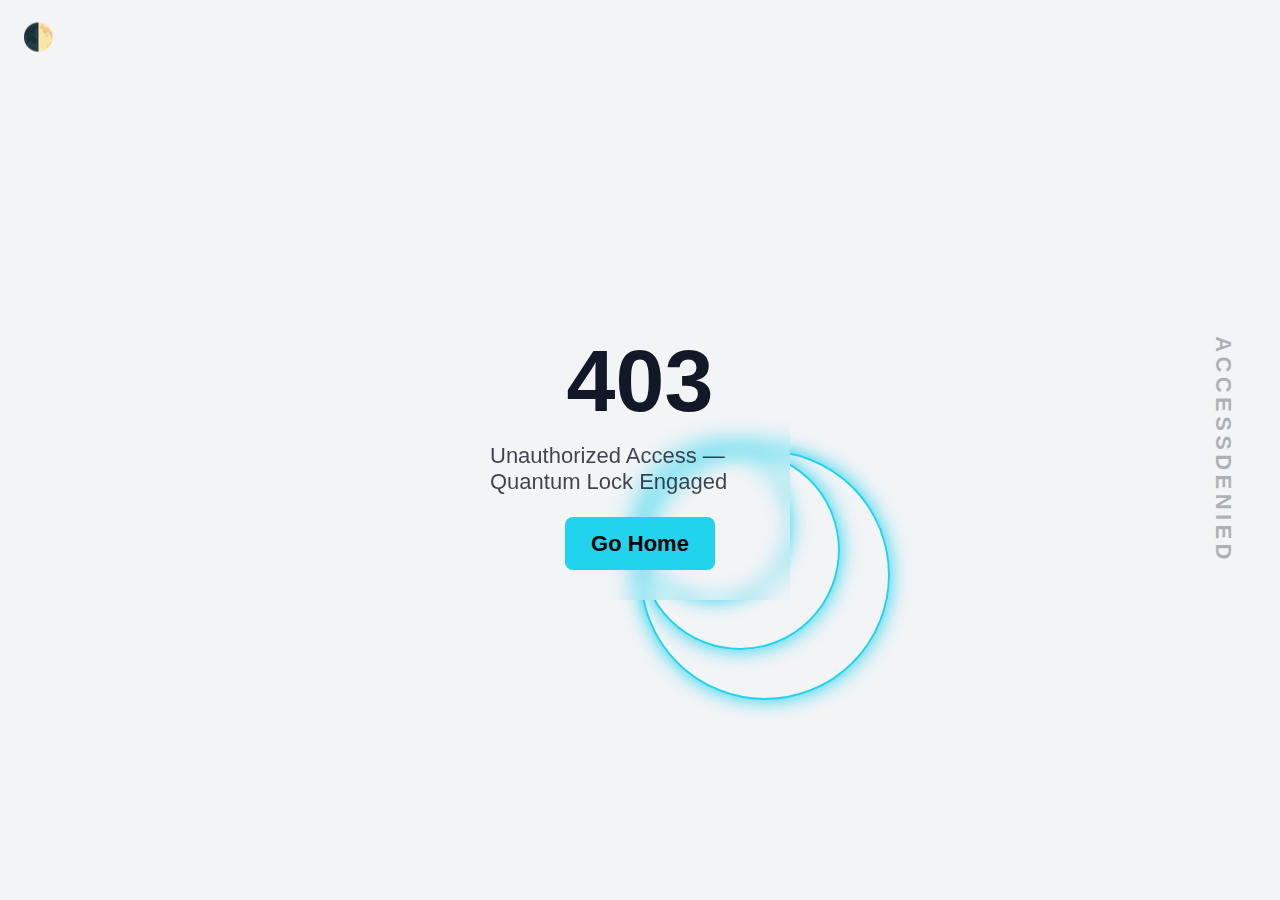
<file: unauthorized.html>
<!DOCTYPE html>
<html lang="en" data-theme="light">
  <head>
    <meta charset="UTF-8" />
    <title>403 — Access Denied</title>
    <meta name="viewport" content="width=device-width,initial-scale=1" />
    <style>
      /* Fluid Typography */
      :root {
        font-size: 18px;
      }
      @media (min-width: 320px) and (max-width: 960px) {
        :root {
          font-size: calc(18px + (22 - 18) * ((100vw - 320px) / (960 - 320)));
        }
      }
      @media (min-width: 960px) {
        :root {
          font-size: 22px;
        }
      }

      /* Color & Theme */
      :root {
        --bg: #0d0f12;
        --text: #e3e5e8;
        --accent: #22d3ee;
        --glass: rgba(255, 255, 255, 0.05);
      }
      [data-theme="dark"] {
        --bg: #0d0f12;
        --text: #e3e5e8;
      }
      [data-theme="light"] {
        --bg: #f3f4f6;
        --text: #111827;
      }

      /* Reset + Layout */
      *,
      *::before,
      *::after {
        margin: 0;
        padding: 0;
        box-sizing: border-box;
      }
      body {
        background: var(--bg);
        color: var(--text);
        font-family: "Inter", sans-serif;
        height: 100vh;
        overflow: hidden;
        display: flex;
      }

      /* Vertical Nav Accent */
      .side-nav {
        writing-mode: vertical-rl;
        text-orientation: mixed;
        position: absolute;
        right: 2rem;
        top: 50%;
        transform: translateY(-50%);
        font-weight: 600;
        letter-spacing: 0.2em;
        opacity: 0.3;
        user-select: none;
      }

      /* Scene 3D Container */
      .scene {
        margin: auto;
        perspective: 1000px;
        width: 300px;
        height: 300px;
      }

      .portal {
        position: relative;
        width: 100%;
        height: 100%;
        transform-style: preserve-3d;
        animation: rotate 15s linear infinite;
      }

      .ring {
        position: absolute;
        top: 50%;
        left: 50%;
        border-radius: 50%;
        border: 2px solid var(--accent);
        box-shadow: 0 0 20px var(--accent);
        transform-style: preserve-3d;
        animation: spin 5s linear infinite;
      }
      .ring:nth-child(1) {
        width: 250px;
        height: 250px;
      }
      .ring:nth-child(2) {
        width: 200px;
        height: 200px;
        animation-duration: 7s;
      }
      .ring:nth-child(3) {
        width: 150px;
        height: 150px;
        animation-duration: 9s;
      }

      @keyframes spin {
        to {
          transform: translate(-50%, -50%) rotateX(70deg) rotateZ(360deg);
        }
      }
      @keyframes rotate {
        to {
          transform: rotateX(360deg) rotateY(360deg);
        }
      }

      /* Overlay glass + text */
      .overlay {
        position: absolute;
        inset: 0;
        background: var(--glass);
        display: flex;
        justify-content: center;
        align-items: center;
        flex-direction: column;
        backdrop-filter: blur(10px);
        pointer-events: none;
      }
      .overlay h1 {
        font-size: 4rem;
        margin-bottom: 0.5rem;
      }
      .overlay p {
        font-size: 1rem;
        opacity: 0.8;
      }

      .btn {
        margin-top: 1rem;
        padding: 0.6rem 1.2rem;
        font-size: 1rem;
        border: none;
        background: var(--accent);
        color: #000;
        font-weight: 600;
        backdrop-filter: blur(5px);
        border-radius: 8px;
        cursor: pointer;
        transition: background 0.3s, box-shadow 0.3s;
        pointer-events: all;
      }
      .btn:hover {
        background: #fff;
        box-shadow: 0 0 15px var(--accent);
      }

      /* Dark/light toggle */
      .toggle {
        position: absolute;
        top: 1rem;
        left: 1rem;
        background: none;
        border: none;
        font-size: 1.2rem;
        color: var(--text);
        cursor: pointer;
      }

      /* Mouse tilt */
      .scene {
        transition: transform 0.1s ease-out;
      }
    </style>
  </head>
  <body>
    <button class="toggle" onclick="toggleTheme()">🌓</button>
    <div class="side-nav">ACCESSDENIED</div>

    <div class="scene" id="scene">
      <div class="portal">
        <div class="ring"></div>
        <div class="ring"></div>
        <div class="ring"></div>
      </div>
      <div class="overlay">
        <h1>403</h1>
        <p>Unauthorized Access — Quantum Lock Engaged</p>
        <button class="btn" onclick="location.href='/'">Go Home</button>
      </div>
    </div>

    <script>
      const scene = document.getElementById("scene");
      document.body.addEventListener("mousemove", (e) => {
        const x = (e.clientX / window.innerWidth - 0.5) * 20;
        const y = -(e.clientY / window.innerHeight - 0.5) * 20;
        scene.style.transform = `rotateY(${x}deg) rotateX(${y}deg)`;
      });

      function toggleTheme() {
        const html = document.documentElement;
        const next =
          html.getAttribute("data-theme") === "light" ? "dark" : "light";
        html.setAttribute("data-theme", next);
        localStorage.setItem("theme", next);
      }
      if (localStorage.getItem("theme")) {
        document.documentElement.setAttribute(
          "data-theme",
          localStorage.getItem("theme")
        );
      }
    </script>
  </body>
</html>
</file>
